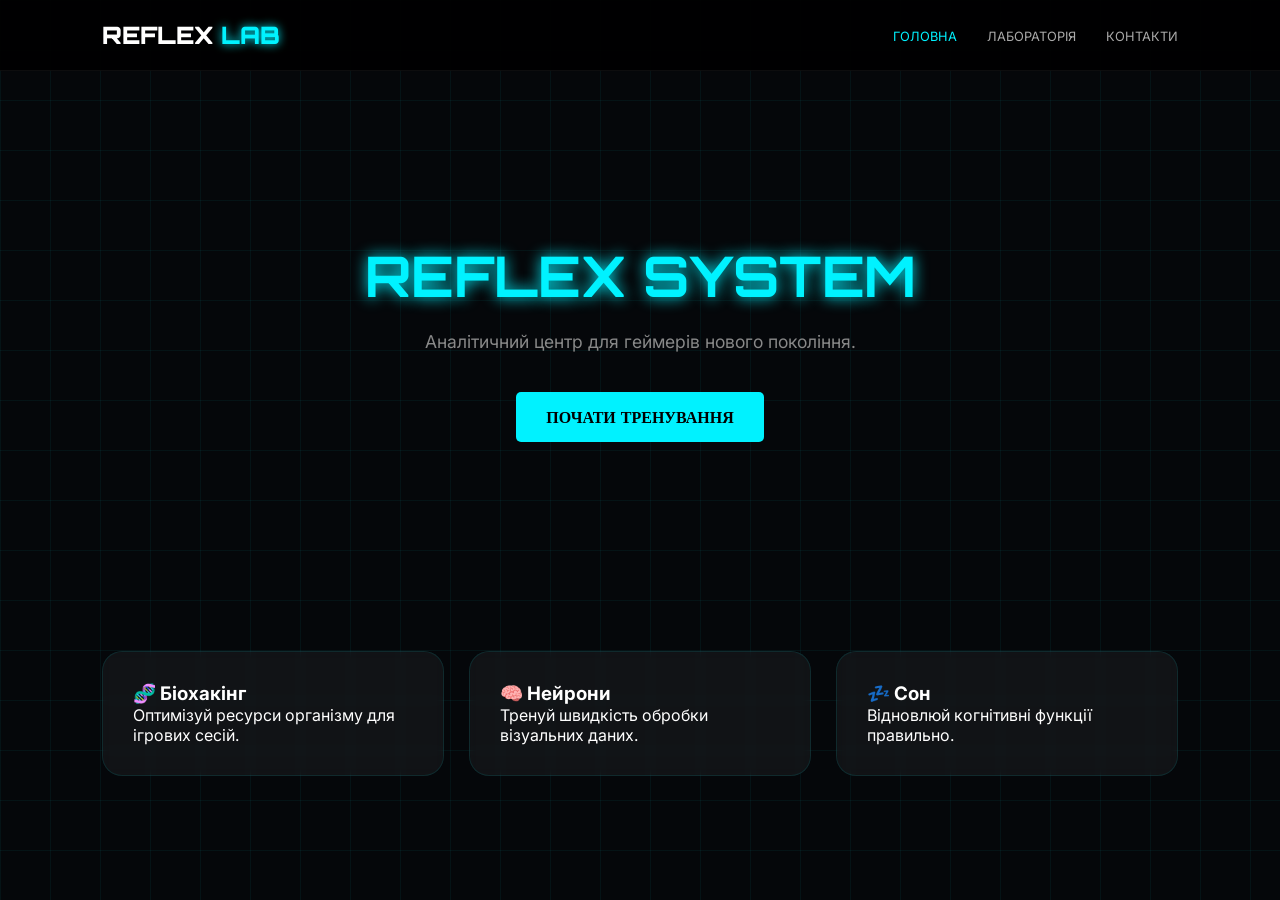
<file: index.html>
<!DOCTYPE html>
<html lang="uk">
<head>
    <meta charset="UTF-8">
    <meta name="viewport" content="width=device-width, initial-scale=1.0">
    <title>Reflex Lab | Home</title>
    <link rel="stylesheet" href="style.css">
</head>
<body>
    <nav>
        <div class="logo">REFLEX <span>LAB</span></div>
        <ul class="nav-links">
            <li><a href="index.html" class="active">Головна</a></li>
            <li><a href="lab.html">Лабораторія</a></li>
            <li><a href="contact.html">Контакти</a></li>
        </ul>
    </nav>

    <header class="hero-section">
        <h1 class="neon-text" style="font-family:'Orbitron'; font-size: 3.5rem;">REFLEX SYSTEM</h1>
        <p style="color: #888; margin: 20px 0 40px; font-size: 1.1rem;">Аналітичний центр для геймерів нового покоління.</p>
        <a href="lab.html" class="btn-main">ПОЧАТИ ТРЕНУВАННЯ</a>
    </header>

    <section class="info-grid">
        <div class="info-card"><h3>🧬 Біохакінг</h3><p>Оптимізуй ресурси організму для ігрових сесій.</p></div>
        <div class="info-card"><h3>🧠 Нейрони</h3><p>Тренуй швидкість обробки візуальних даних.</p></div>
        <div class="info-card"><h3>💤 Сон</h3><p>Відновлюй когнітивні функції правильно.</p></div>
    </section>
</body>
</html>
</file>
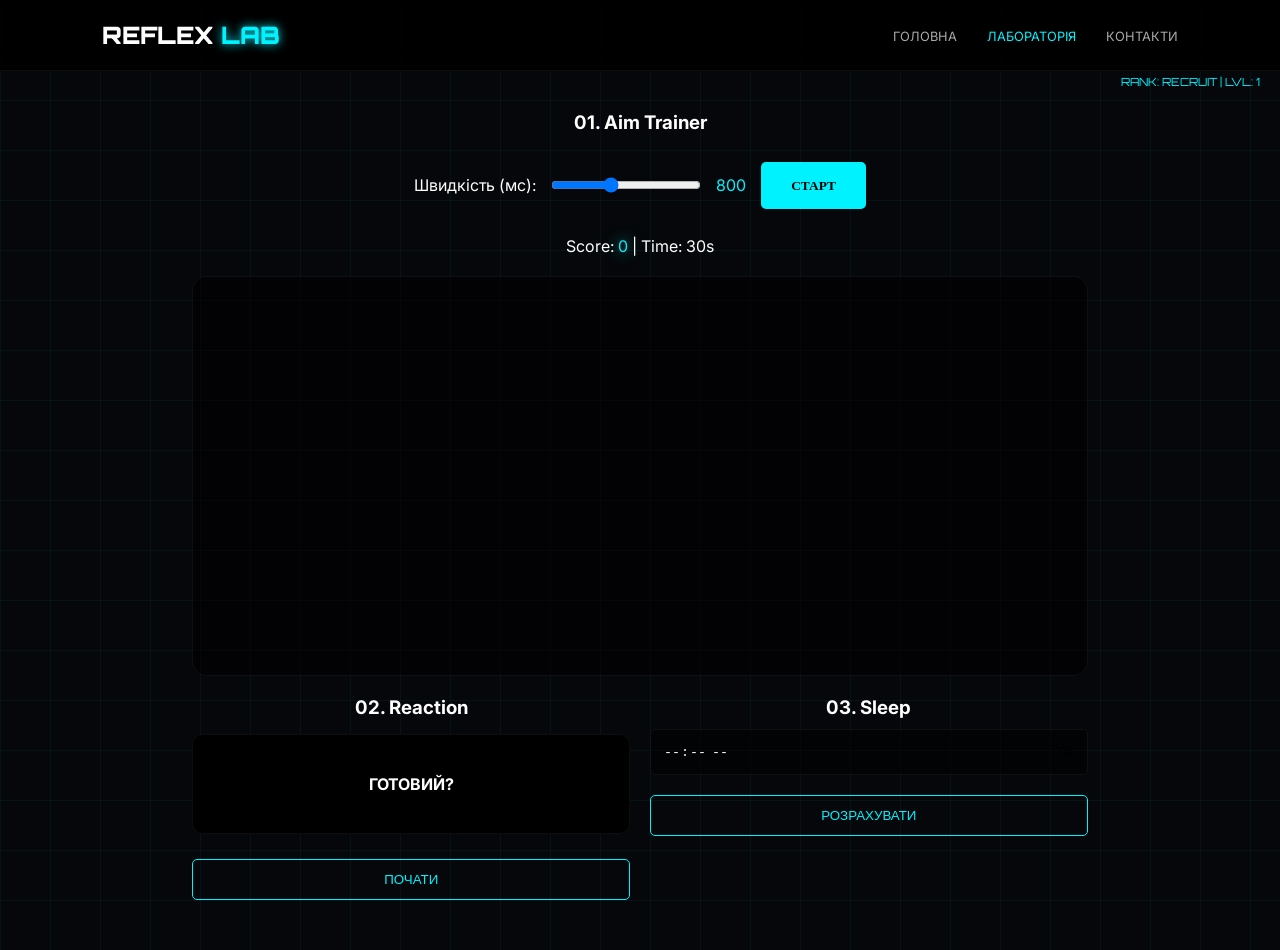
<file: lab.html>
<!DOCTYPE html>
<html lang="uk">
<head>
    <meta charset="UTF-8">
    <meta name="viewport" content="width=device-width, initial-scale=1.0">
    <title>Reflex Lab | Lab</title>
    <link rel="stylesheet" href="style.css">
</head>
<body>
    <div class="xp-container"><div id="xp-bar"></div></div>
    <div class="level-info">RANK: <span id="rank-name">RECRUIT</span> | LVL: <span id="lvl-num">1</span></div>

    <nav>
        <div class="logo">REFLEX <span>LAB</span></div>
        <ul class="nav-links">
            <li><a href="index.html">Головна</a></li>
            <li><a href="lab.html" class="active">Лабораторія</a></li>
            <li><a href="contact.html">Контакти</a></li>
        </ul>
    </nav>

    <main class="lab-wrapper">
        <section class="mini-lab">
            <h3>01. Aim Trainer</h3>
            <div style="margin: 20px 0; display: flex; gap: 15px; justify-content: center; align-items: center;">
                <label>Швидкість (мс):</label>
                <input type="range" id="spawn-speed" min="400" max="1500" value="800" style="width: 150px;">
                <span id="speed-val" style="color:var(--accent)">800</span>
                <button id="start-game" class="btn-main">СТАРТ</button>
            </div>
            <p>Score: <span id="score" class="neon-text">0</span> | Time: <span id="timer">30</span>s</p>
            <div id="shooting-range" class="range"></div>
        </section>

        <div style="display: grid; grid-template-columns: 1fr 1fr; gap: 20px; margin-top: 20px;">
            <div class="mini-lab">
                <h3>02. Reaction</h3>
                <div id="reaction-area" class="test-box">ГОТОВИЙ?</div>
                <button onclick="startReaction()" class="btn-test">ПОЧАТИ</button>
                <p id="react-result" style="margin-top:10px; color:var(--accent); font-weight:bold;"></p>
            </div>
            <div class="mini-lab">
                <h3>03. Sleep</h3>
                <input type="time" id="wake-time">
                <button onclick="calcSleep()" class="btn-test">РОЗРАХУВАТИ</button>
                <p id="sleep-res" style="margin-top:10px; color:var(--accent);"></p>
            </div>
        </div>

        <section id="analysis-report" class="mini-lab hidden" style="margin-top: 40px; border: 1px solid var(--accent);">
            <h2 class="neon-text">NEURO REPORT</h2>
            <div id="pro-react-text" style="margin: 15px 0;"></div>
            <div id="pro-aim-text"></div>
        </section>
    </main>
    <script src="script.js"></script>
</body>
</html>
</file>
<file: style.css>
@import url('https://fonts.googleapis.com/css2?family=Orbitron:wght@400;900&family=Inter:wght@300;600&display=swap');

:root {
    --bg: #05070a;
    --accent: #00f2ff;
    --card: rgba(255, 255, 255, 0.05);
}

* { margin: 0; padding: 0; box-sizing: border-box; }

body { 
    background-color: var(--bg); 
    color: #fff; 
    font-family: 'Inter', sans-serif;
    min-height: 100vh;
    /* Повертаємо стильний фон-сітку */
    background-image: 
        linear-gradient(rgba(0, 242, 255, 0.05) 1px, transparent 1px),
        linear-gradient(90deg, rgba(0, 242, 255, 0.05) 1px, transparent 1px);
    background-size: 50px 50px;
}

nav {
    display: flex; justify-content: space-between; align-items: center;
    padding: 20px 8%; background: rgba(0,0,0,0.95);
    border-bottom: 1px solid var(--card); position: sticky; top: 0; z-index: 1000;
}

.logo { font-family: 'Orbitron', sans-serif; font-weight: 900; font-size: 1.5rem; }
.logo span { color: var(--accent); text-shadow: 0 0 10px var(--accent); }

.nav-links { display: flex; list-style: none; gap: 30px; }
.nav-links a { color: #aaa; text-decoration: none; font-size: 0.8rem; text-transform: uppercase; transition: 0.3s; }
.nav-links a.active, .nav-links a:hover { color: var(--accent); }

/* XP Система */
.xp-container { position: fixed; top: 65px; left: 0; width: 100%; height: 6px; background: #111; z-index: 999; }
#xp-bar { width: 0%; height: 100%; background: var(--accent); box-shadow: 0 0 10px var(--accent); transition: 0.4s; }
.level-info { position: fixed; top: 75px; right: 20px; font-family: 'Orbitron'; font-size: 0.7rem; color: var(--accent); z-index: 1000; }

.hero-section { height: 60vh; display: flex; flex-direction: column; align-items: center; justify-content: center; text-align: center; padding: 0 8%; }
.neon-text { color: var(--accent); text-shadow: 0 0 15px var(--accent); }

.info-grid { display: grid; grid-template-columns: repeat(auto-fit, minmax(280px, 1fr)); gap: 25px; padding: 40px 8%; }
.info-card { background: var(--card); padding: 30px; border-radius: 20px; border: 1px solid rgba(0,242,255,0.1); backdrop-filter: blur(5px); }

/* Лабораторія */
.lab-wrapper { padding: 40px 8%; max-width: 1100px; margin: 0 auto; text-align: center; }
.range { height: 400px; background: rgba(0,0,0,0.6); border: 1px solid var(--card); border-radius: 15px; position: relative; margin-top: 20px; overflow: hidden; cursor: crosshair; }
.target { width: 30px; height: 30px; background: var(--accent); border-radius: 50%; position: absolute; box-shadow: 0 0 15px var(--accent); cursor: pointer; }

.btn-main { background: var(--accent); color: #000; padding: 15px 30px; border: none; font-weight: bold; border-radius: 5px; cursor: pointer; transition: 0.3s; text-decoration: none; display: inline-block; font-family: 'Orbitron'; }
.btn-main:hover { box-shadow: 0 0 20px var(--accent); transform: scale(1.05); }

.btn-test { width: 100%; padding: 12px; background: transparent; border: 1px solid var(--accent); color: var(--accent); border-radius: 5px; cursor: pointer; margin-top: 10px; }
.test-box { height: 100px; background: #000; border: 1px solid var(--card); border-radius: 10px; margin: 15px 0; display: flex; align-items: center; justify-content: center; font-weight: bold; }

input, select { width: 100%; padding: 12px; background: rgba(0,0,0,0.5); border: 1px solid var(--card); color: #fff; border-radius: 5px; margin: 10px 0; }
.hidden { display: none; }
</file>
